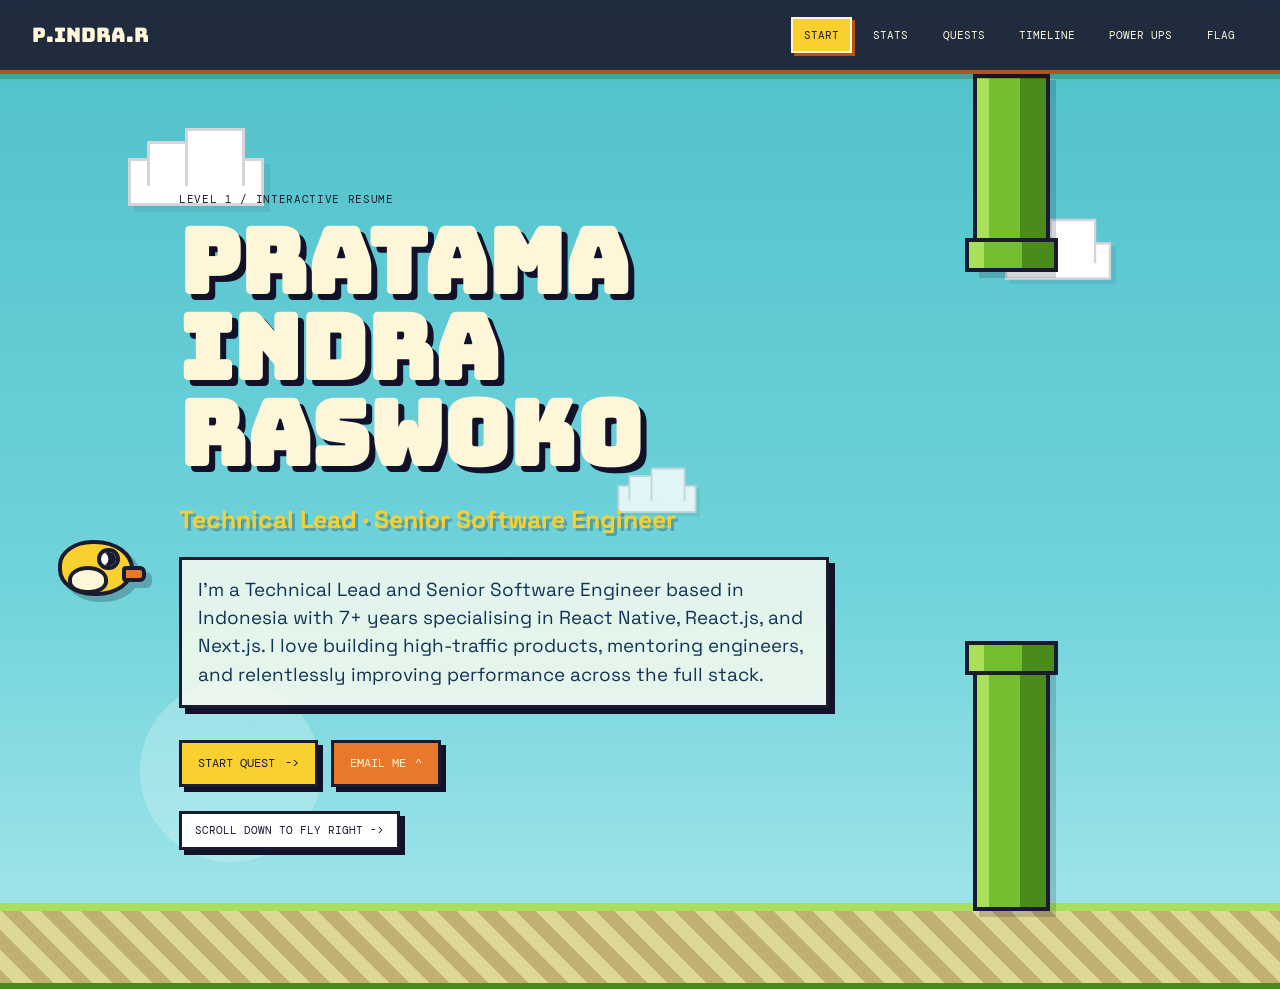
<file: index.html>
<!doctype html>
<html lang="en">
  <head>
    <meta charset="UTF-8" />
    <meta name="viewport" content="width=device-width, initial-scale=1.0" />
    <meta name="theme-color" content="#69c7ff" />
    <meta name="description" content="Pratama Indra Raswoko — Resume" />
    <title>Pratama Indra Raswoko — Resume</title>
    <link rel="preconnect" href="https://fonts.googleapis.com" />
    <link rel="preconnect" href="https://fonts.gstatic.com" crossorigin />
    <link href="https://fonts.googleapis.com/css2?family=Bungee&family=DM+Mono:wght@400;500&family=Space+Grotesk:wght@400;500;600;700&display=swap" rel="stylesheet" />
    <script type="module" crossorigin src="/assets/index-DZP1hujH.js"></script>
    <link rel="stylesheet" crossorigin href="/assets/index-DtFe1ZJG.css">
  </head>
  <body>
    <a class="skip-link" href="#main-content">Skip to content</a>
    <div id="app"></div>
  </body>
</html>
</file>
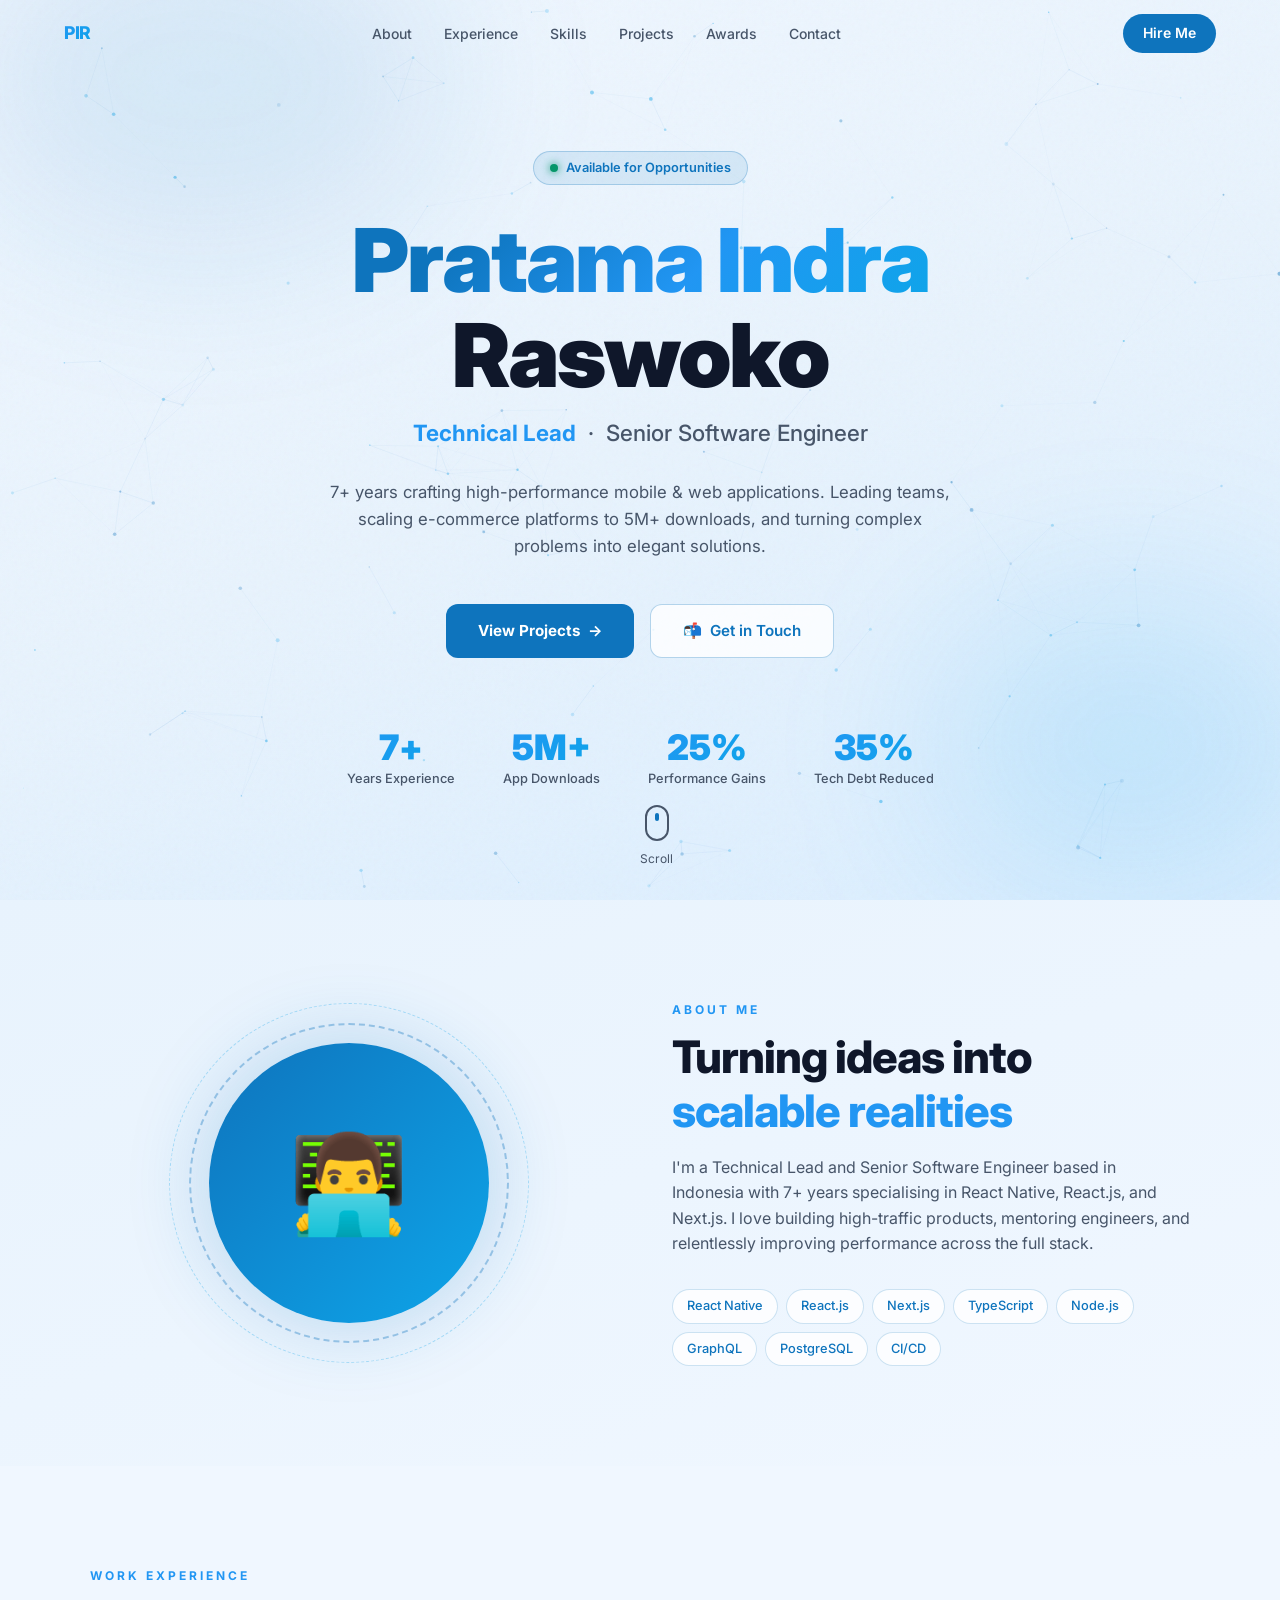
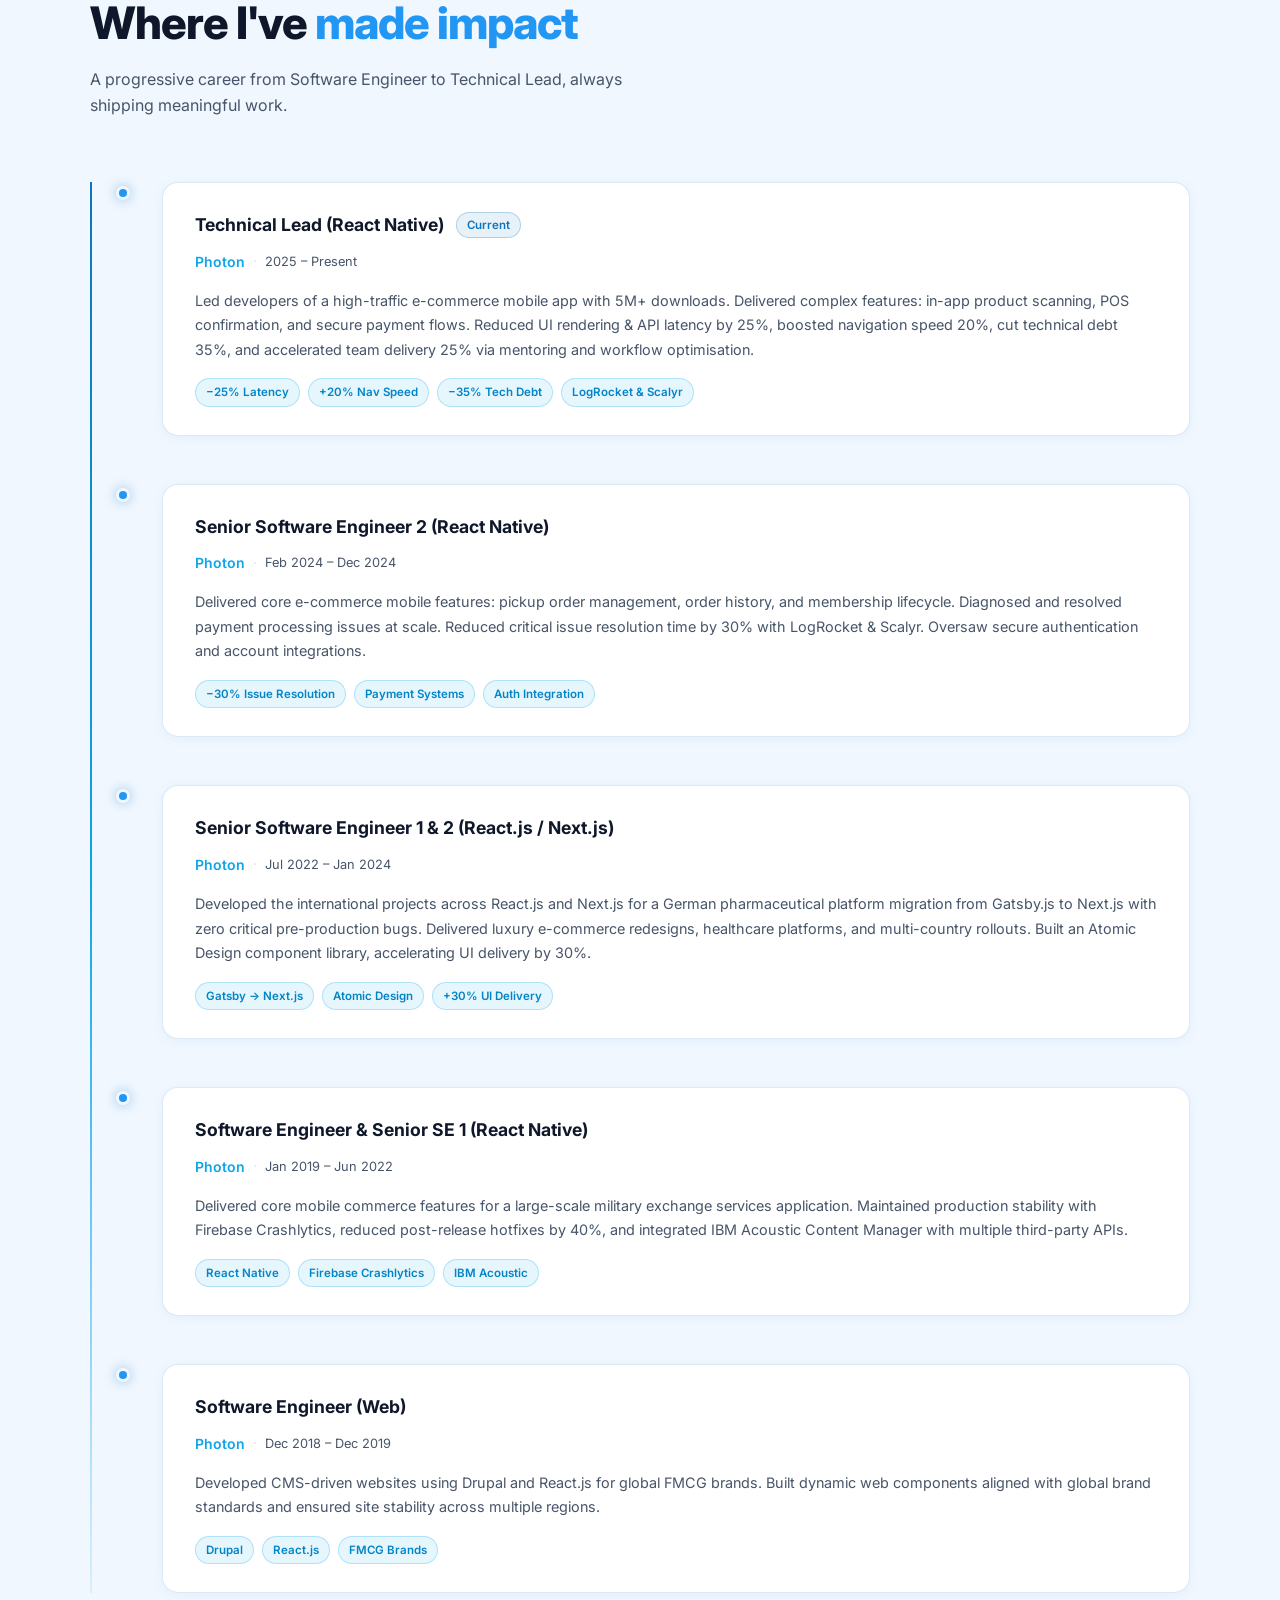
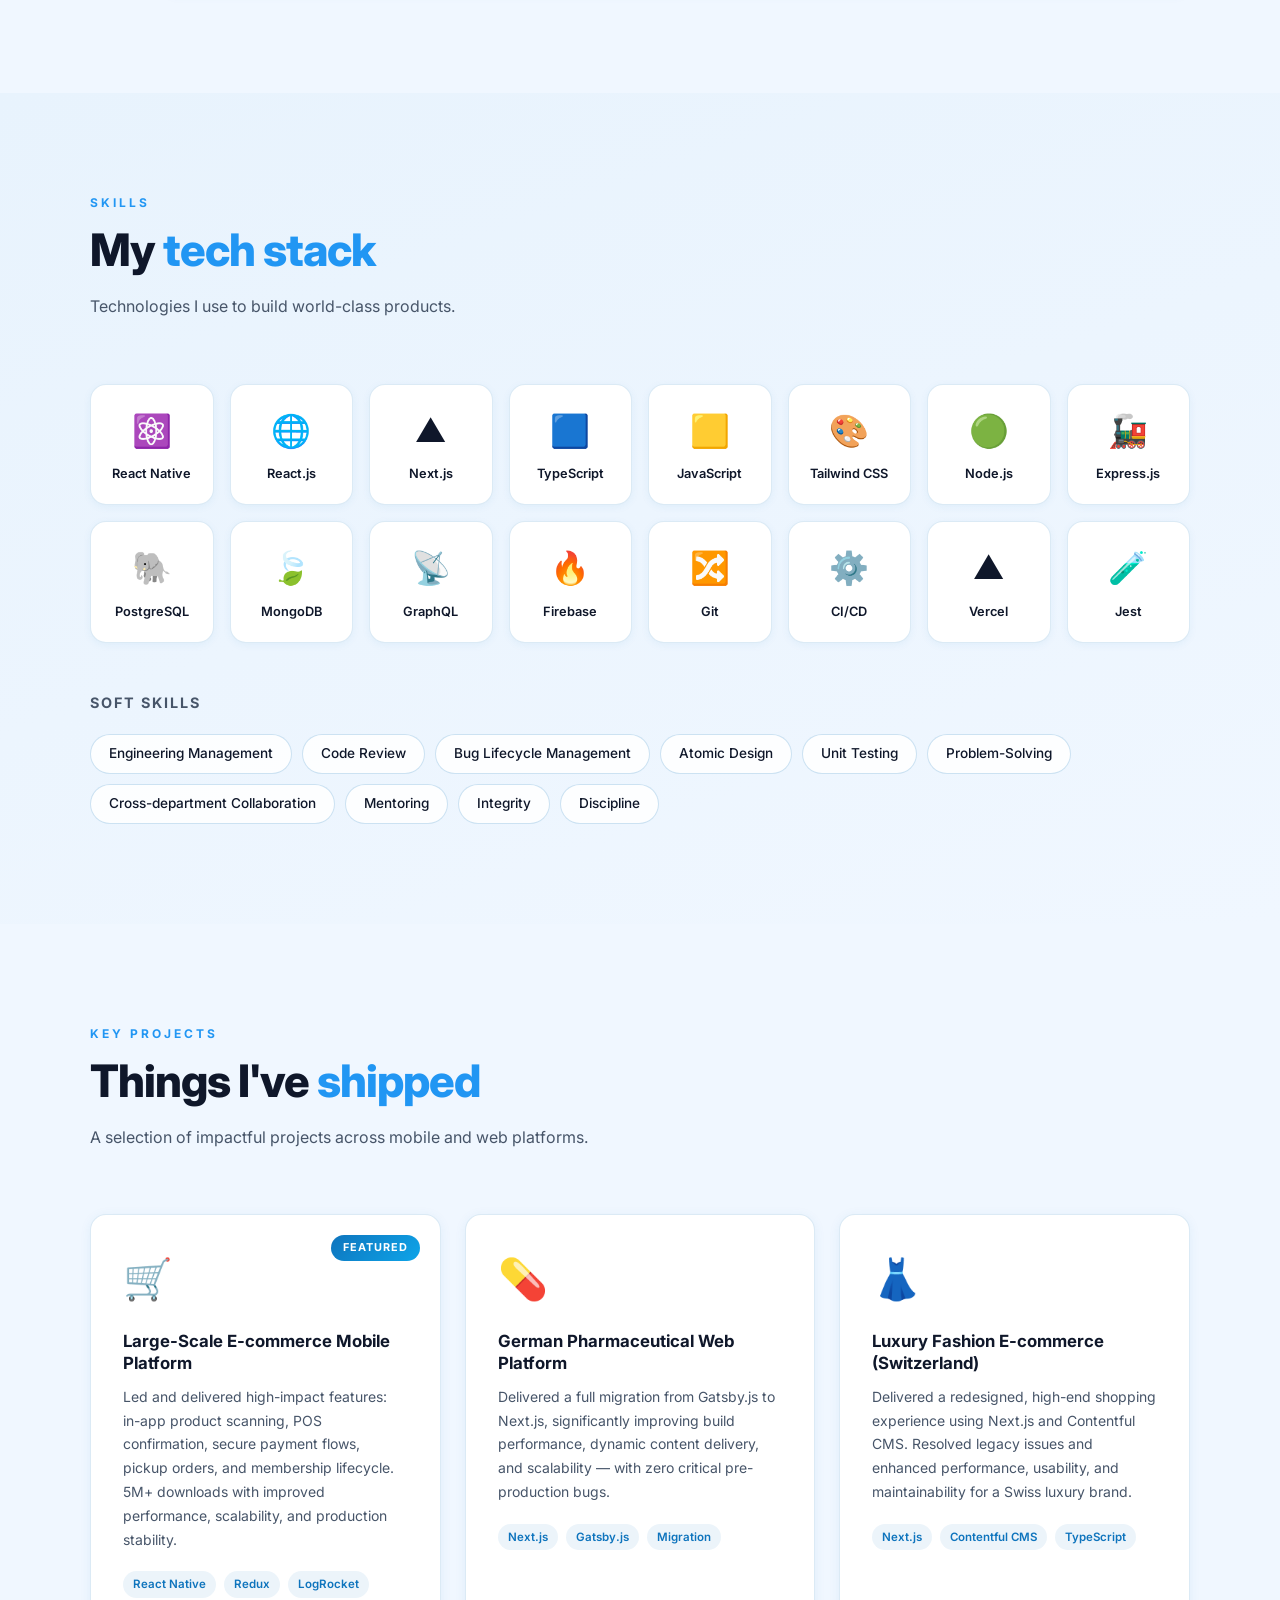
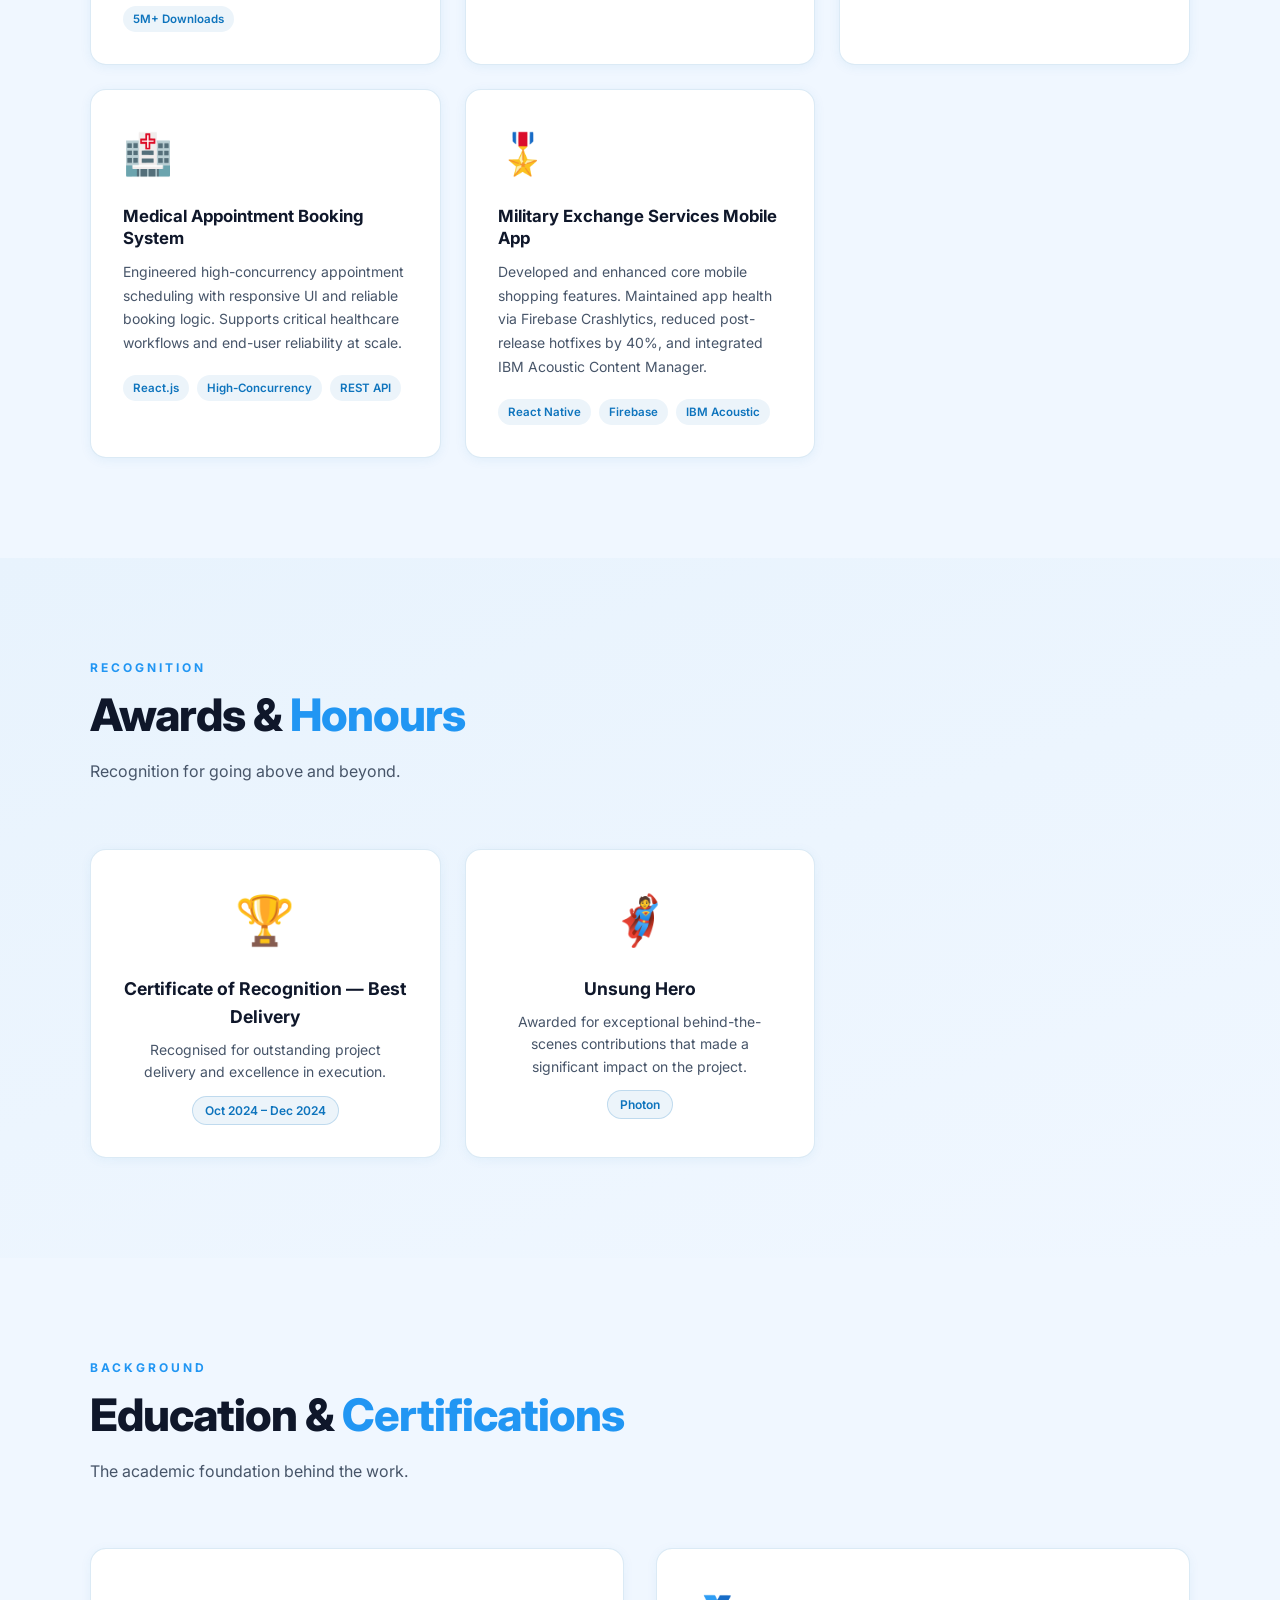
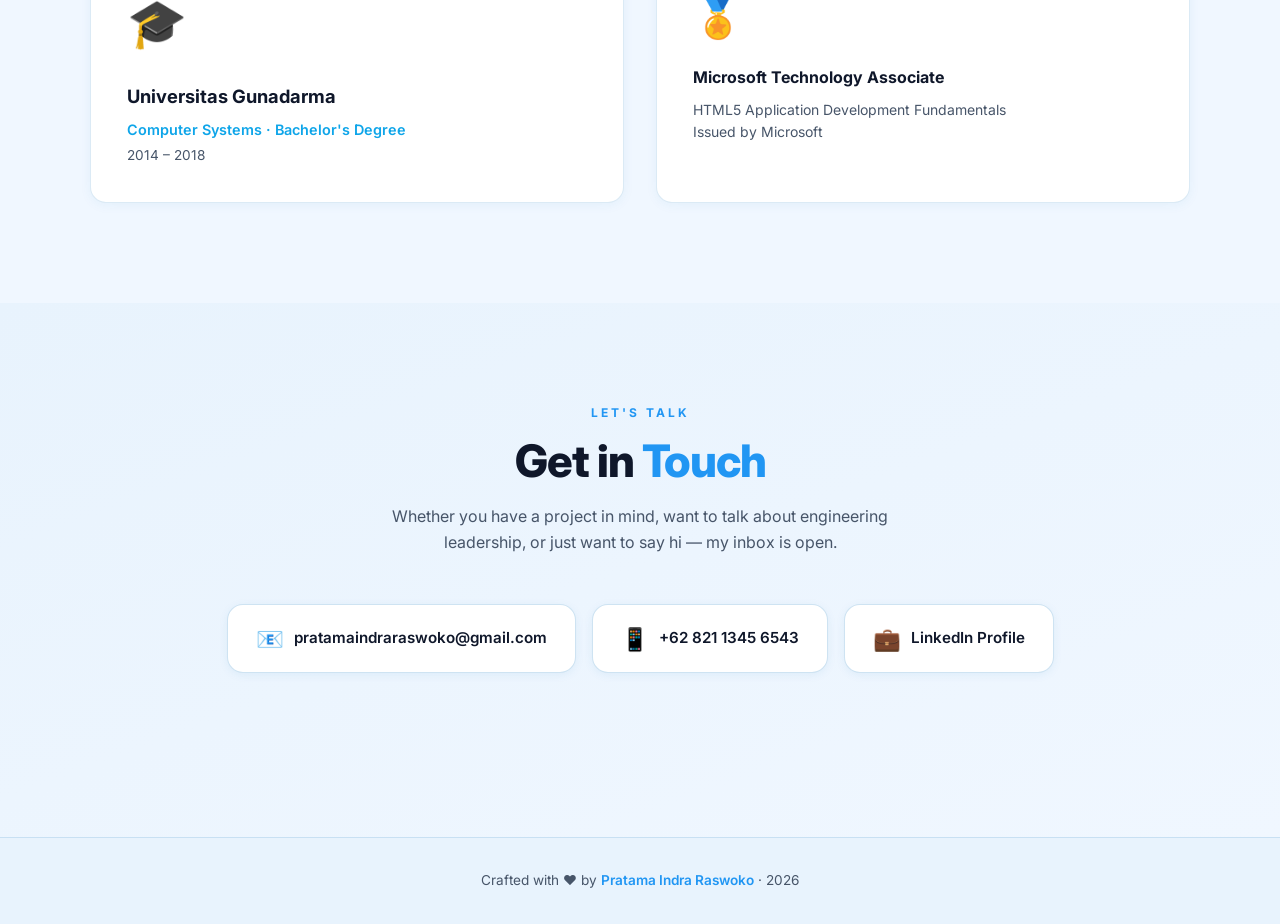
<file: index 1.html>
<!DOCTYPE html>
<html lang="en">
<head>
  <meta charset="UTF-8" />
  <meta name="viewport" content="width=device-width, initial-scale=1.0" />
  <title>Pratama Indra Raswoko — Portfolio</title>
  <link rel="preconnect" href="https://fonts.googleapis.com" />
  <link rel="preconnect" href="https://fonts.gstatic.com" crossorigin />
  <link href="https://fonts.googleapis.com/css2?family=Inter:wght@300;400;500;600;700;800;900&family=JetBrains+Mono:wght@400;500&display=swap" rel="stylesheet" />
  <style>
    /* ─── Reset & Base ─────────────────────────────────────────────── */
    *, *::before, *::after { box-sizing: border-box; margin: 0; padding: 0; }
    :root {
      --bg:        #f0f7ff;
      --bg2:       #e8f3fd;
      --bg3:       #ffffff;
      --surface:   rgba(255,255,255,0.7);
      --border:    rgba(14,116,189,0.15);
      --accent:    #0e74bd;
      --accent2:   #2196f3;
      --accent3:   #0ea5e9;
      --green:     #059669;
      --text:      #0f172a;
      --muted:     #475569;
      --radius:    16px;
      --radius-sm: 8px;
    }
    html {
      scroll-behavior: smooth;
      overflow-x: hidden;
      max-width: 100%;
    }
    body {
      font-family: 'Inter', sans-serif;
      background: linear-gradient(160deg, #f0f7ff 0%, #e8f3fd 50%, #dbeeff 100%) fixed;
      color: var(--text);
      line-height: 1.6;
      overflow-x: hidden;
      max-width: 100%;
    }
    ::selection { background: var(--accent); color: #fff; }
    a { color: inherit; text-decoration: none; }
    img { display: block; max-width: 100%; }

    /* ─── Scrollbar ─────────────────────────────────────────────────── */
    ::-webkit-scrollbar { width: 6px; }
    ::-webkit-scrollbar-track { background: var(--bg); }
    ::-webkit-scrollbar-thumb { background: var(--accent); border-radius: 99px; }

    /* ─── Canvas Background ─────────────────────────────────────────── */
    #canvas-bg {
      position: fixed;
      inset: 0;
      z-index: 0;
      pointer-events: none;
    }

    /* ─── Noise overlay ─────────────────────────────────────────────── */
    .noise {
      position: fixed;
      inset: 0;
      z-index: 1;
      pointer-events: none;
      opacity: 0.035;
      background-image: url("data:image/svg+xml,%3Csvg viewBox='0 0 256 256' xmlns='http://www.w3.org/2000/svg'%3E%3Cfilter id='noise'%3E%3CfeTurbulence type='fractalNoise' baseFrequency='0.9' numOctaves='4' stitchTiles='stitch'/%3E%3C/filter%3E%3Crect width='100%25' height='100%25' filter='url(%23noise)'/%3E%3C/svg%3E");
    }

    /* ─── Layout wrapper ─────────────────────────────────────────────── */
    .page { position: relative; z-index: 2; }

    /* ─── NAV ────────────────────────────────────────────────────────── */
    nav {
      position: fixed;
      top: 0; left: 0; right: 0;
      z-index: 100;
      display: flex;
      align-items: center;
      justify-content: space-between;
      padding: 0 5%;
      height: 68px;
      border-bottom: 1px solid transparent;
      /* transition: background 0.4s, border-color 0.4s, backdrop-filter 0.4s; */
    }
    nav.scrolled {
      background: rgba(240,247,255,0.92);
      border-color: var(--border);
      backdrop-filter: blur(20px);
      box-shadow: 0 2px 20px rgba(14,116,189,0.08);
    }
    .nav-logo {
      font-weight: 800;
      font-size: 1.1rem;
      letter-spacing: -0.5px;
      background: linear-gradient(135deg, var(--accent2), var(--accent3));
      -webkit-background-clip: text;
      -webkit-text-fill-color: transparent;
      background-clip: text;
    }
    .nav-links {
      display: flex;
      gap: 32px;
      list-style: none;
    }
    .nav-links a {
      font-size: 0.875rem;
      font-weight: 500;
      color: var(--muted);
      transition: color 0.2s;
      position: relative;
    }
    .nav-links a::after {
      content: '';
      position: absolute;
      bottom: -4px; left: 0;
      width: 0; height: 2px;
      background: var(--accent2);
      border-radius: 99px;
      transition: width 0.3s;
    }
    .nav-links a:hover { color: var(--text); }
    .nav-links a:hover::after { width: 100%; }
    .nav-cta {
      padding: 8px 20px;
      background: var(--accent);
      color: #fff;
      border-radius: 99px;
      font-size: 0.875rem;
      font-weight: 600;
      /* transition: transform 0.2s, box-shadow 0.2s, background 0.2s; */
    }
    .nav-cta:hover {
      transform: translateY(-2px);
      background: var(--accent2);
      box-shadow: 0 8px 24px rgba(124,106,245,0.4);
    }

    /* ─── HERO ───────────────────────────────────────────────────────── */
    #hero {
      min-height: 100vh;
      display: flex;
      flex-direction: column;
      align-items: center;
      justify-content: center;
      text-align: center;
      padding: 120px 5% 80px;
      position: relative;
      overflow: hidden;
    }
    .hero-badge {
      display: inline-flex;
      align-items: center;
      gap: 8px;
      padding: 6px 16px;
      background: rgba(14,116,189,0.1);
      border: 1px solid rgba(14,116,189,0.25);
      border-radius: 99px;
      font-size: 0.8rem;
      font-weight: 600;
      color: var(--accent);
      margin-bottom: 28px;
      animation: fadeDown 0.8s ease both;
    }
    .hero-badge .dot {
      width: 8px; height: 8px;
      background: var(--green);
      border-radius: 50%;
      box-shadow: 0 0 8px var(--green);
      animation: pulse-dot 2s ease infinite;
    }
    @keyframes pulse-dot {
      0%,100% { opacity: 1; transform: scale(1); }
      50%      { opacity: 0.6; transform: scale(1.4); }
    }
    .hero-name {
      font-size: clamp(2.8rem, 7vw, 5.5rem);
      font-weight: 900;
      letter-spacing: -2px;
      line-height: 1.08;
      margin-bottom: 12px;
      animation: fadeUp 0.9s 0.1s ease both;
    }
    .hero-name .grad {
      background: linear-gradient(135deg, #0e74bd 20%, #2196f3 60%, #0ea5e9);
      -webkit-background-clip: text;
      -webkit-text-fill-color: transparent;
      background-clip: text;
    }
    .hero-title {
      font-size: clamp(1rem, 2.5vw, 1.4rem);
      font-weight: 500;
      color: var(--muted);
      margin-bottom: 28px;
      animation: fadeUp 0.9s 0.2s ease both;
    }
    .hero-title .tag {
      color: var(--accent2);
      font-weight: 700;
    }
    .hero-summary {
      max-width: 640px;
      font-size: clamp(0.9rem, 1.5vw, 1.05rem);
      color: var(--muted);
      margin-bottom: 44px;
      animation: fadeUp 0.9s 0.3s ease both;
    }
    .hero-actions {
      display: flex;
      gap: 16px;
      flex-wrap: wrap;
      justify-content: center;
      animation: fadeUp 0.9s 0.4s ease both;
    }
    .btn-primary {
      padding: 14px 32px;
      background: var(--accent);
      color: #fff;
      border-radius: 12px;
      font-weight: 700;
      font-size: 0.95rem;
      transition: transform 0.2s, box-shadow 0.2s, background 0.2s;
      display: inline-flex;
      align-items: center;
      gap: 8px;
    }
    .btn-primary:hover {
      transform: translateY(-3px);
      background: var(--accent2);
      box-shadow: 0 16px 40px rgba(124,106,245,0.45);
    }
    .btn-secondary {
      padding: 14px 32px;
      border: 1px solid rgba(14,116,189,0.3);
      color: var(--accent);
      border-radius: 12px;
      font-weight: 600;
      font-size: 0.95rem;
      background: rgba(255,255,255,0.8);
      backdrop-filter: blur(8px);
      transition: transform 0.2s, border-color 0.2s, background 0.2s;
      display: inline-flex;
      align-items: center;
      gap: 8px;
    }
    .btn-secondary:hover {
      transform: translateY(-3px);
      border-color: var(--accent);
      background: rgba(14,116,189,0.08);
    }
    .hero-stats {
      display: flex;
      gap: 48px;
      margin-top: 72px;
      flex-wrap: wrap;
      justify-content: center;
      animation: fadeUp 0.9s 0.5s ease both;
    }
    .stat-item { text-align: center; }
    .stat-num {
      font-size: 2.2rem;
      font-weight: 900;
      background: linear-gradient(135deg, var(--accent2), var(--accent3));
      -webkit-background-clip: text;
      -webkit-text-fill-color: transparent;
      background-clip: text;
      line-height: 1;
    }
    .stat-label {
      font-size: 0.8rem;
      color: var(--muted);
      margin-top: 4px;
      font-weight: 500;
    }
    .scroll-indicator {
      position: absolute;
      bottom: 32px;
      left: 50%;
      transform: translateX(-50%);
      display: flex;
      flex-direction: column;
      align-items: center;
      gap: 8px;
      color: var(--muted);
      font-size: 0.75rem;
      animation: fadeUp 1s 0.8s ease both;
    }
    .scroll-indicator .mouse {
      width: 24px; height: 36px;
      border: 2px solid var(--muted);
      border-radius: 12px;
      display: flex;
      justify-content: center;
      padding-top: 6px;
    }
    .scroll-indicator .wheel {
      width: 4px; height: 8px;
      background: var(--accent);
      border-radius: 99px;
      animation: scroll-wheel 1.6s ease infinite;
    }
    @keyframes scroll-wheel {
      0%   { transform: translateY(0); opacity: 1; }
      80%  { transform: translateY(10px); opacity: 0; }
      100% { transform: translateY(0); opacity: 0; }
    }

    /* ─── Section base ───────────────────────────────────────────────── */
    section { padding: 100px 5%; }
    .container { max-width: 1100px; margin: 0 auto; }
    .section-label {
      font-size: 0.75rem;
      font-weight: 700;
      text-transform: uppercase;
      letter-spacing: 3px;
      color: var(--accent2);
      margin-bottom: 12px;
    }
    .section-title {
      font-size: clamp(1.8rem, 4vw, 2.8rem);
      font-weight: 800;
      letter-spacing: -1px;
      line-height: 1.2;
      margin-bottom: 16px;
    }
    .section-desc {
      max-width: 560px;
      color: var(--muted);
      font-size: 1rem;
      margin-bottom: 64px;
    }

    /* ─── Reveal animation ───────────────────────────────────────────── */
    .reveal {
      opacity: 0;
      transform: translateY(40px);
      transition: opacity 0.7s ease, transform 0.7s ease;
    }
    .reveal.visible {
      opacity: 1;
      transform: translateY(0);
    }
    .reveal-delay-1 { transition-delay: 0.1s; }
    .reveal-delay-2 { transition-delay: 0.2s; }
    .reveal-delay-3 { transition-delay: 0.3s; }
    .reveal-delay-4 { transition-delay: 0.4s; }

    /* ─── ABOUT ──────────────────────────────────────────────────────── */
    #about { background: linear-gradient(160deg, #e8f3fd, #f0f7ff); }
    .about-grid {
      display: grid;
      grid-template-columns: 1fr 1fr;
      gap: 64px;
      align-items: center;
    }
    .about-avatar-wrap {
      position: relative;
      display: flex;
      justify-content: center;
    }
    .about-avatar {
      width: 280px; height: 280px;
      border-radius: 50%;
      background: linear-gradient(135deg, var(--accent), var(--accent3));
      display: flex;
      align-items: center;
      justify-content: center;
      font-size: 6rem;
      box-shadow: 0 0 80px rgba(14,116,189,0.25);
      position: relative;
      z-index: 1;
      animation: float 4s ease-in-out infinite;
    }
    @keyframes float {
      0%,100% { transform: translateY(0); }
      50%      { transform: translateY(-14px); }
    }
    .about-avatar::before {
      content: '';
      position: absolute;
      inset: -20px;
      border-radius: 50%;
      border: 2px dashed rgba(14,116,189,0.35);
      animation: spin-slow 12s linear infinite;
    }
    @keyframes spin-slow { to { transform: rotate(360deg); } }
    .about-avatar::after {
      content: '';
      position: absolute;
      inset: -40px;
      border-radius: 50%;
      border: 1px dashed rgba(14,165,233,0.3);
      animation: spin-slow 20s linear infinite reverse;
    }
    .about-text .section-desc { margin-bottom: 32px; }
    .about-chips {
      display: flex;
      flex-wrap: wrap;
      gap: 8px;
    }
    .chip {
      padding: 6px 14px;
      background: rgba(255,255,255,0.8);
      border: 1px solid rgba(14,116,189,0.2);
      border-radius: 99px;
      font-size: 0.8rem;
      font-weight: 500;
      color: var(--accent);
      transition: border-color 0.2s, background 0.2s, transform 0.2s;
    }
    .chip:hover {
      border-color: var(--accent2);
      background: rgba(33,150,243,0.1);
      transform: translateY(-2px);
    }

    /* ─── EXPERIENCE ─────────────────────────────────────────────────── */
    #experience { background: #f0f7ff; }
    .timeline {
      position: relative;
      padding-left: 32px;
    }
    .timeline::before {
      content: '';
      position: absolute;
      left: 0; top: 0; bottom: 0;
      width: 2px;
      background: linear-gradient(to bottom, #0e74bd, #0ea5e9, rgba(14,165,233,0.1));
    }
    .timeline-item {
      position: relative;
      padding: 0 0 48px 40px;
    }
    .timeline-item:last-child { padding-bottom: 0; }
    .timeline-dot {
      position: absolute;
      left: -6px; top: 4px;
      width: 14px; height: 14px;
      border-radius: 50%;
      background: var(--accent2);
      border: 3px solid #f0f7ff;
      box-shadow: 0 0 12px rgba(14,116,189,0.4);
      transition: transform 0.3s;
    }
    .timeline-item:hover .timeline-dot {
      transform: scale(1.4);
      box-shadow: 0 0 20px rgba(14,116,189,0.7);
    }
    .timeline-card {
      background: #ffffff;
      border: 1px solid rgba(14,116,189,0.15);
      border-radius: var(--radius);
      padding: 28px 32px;
      box-shadow: 0 2px 12px rgba(14,116,189,0.06);
      transition: border-color 0.3s, transform 0.3s, box-shadow 0.3s;
    }
    .timeline-card:hover {
      border-color: rgba(14,116,189,0.4);
      transform: translateX(6px);
      box-shadow: 0 12px 40px rgba(14,116,189,0.15), -4px 0 24px rgba(14,116,189,0.1);
    }
    .timeline-meta {
      display: flex;
      align-items: center;
      gap: 12px;
      margin-bottom: 10px;
      flex-wrap: wrap;
    }
    .timeline-role {
      font-size: 1.1rem;
      font-weight: 700;
    }
    .timeline-badge {
      padding: 3px 10px;
      background: rgba(14,116,189,0.1);
      border: 1px solid rgba(14,116,189,0.25);
      border-radius: 99px;
      font-size: 0.72rem;
      font-weight: 600;
      color: var(--accent);
    }
    .timeline-company-row {
      display: flex;
      align-items: center;
      gap: 8px;
      margin-bottom: 14px;
    }
    .timeline-company {
      font-size: 0.875rem;
      font-weight: 600;
      color: var(--accent3);
    }
    .timeline-period {
      font-size: 0.8rem;
      color: var(--muted);
    }
    .timeline-desc {
      font-size: 0.9rem;
      color: var(--muted);
      line-height: 1.7;
    }
    .timeline-highlights {
      display: flex;
      flex-wrap: wrap;
      gap: 8px;
      margin-top: 16px;
    }
    .highlight-tag {
      padding: 4px 10px;
      background: rgba(14,165,233,0.1);
      border: 1px solid rgba(14,165,233,0.25);
      border-radius: 99px;
      font-size: 0.72rem;
      font-weight: 600;
      color: #0284c7;
    }

    /* ─── SKILLS ─────────────────────────────────────────────────────── */
    #skills { background: linear-gradient(160deg, #e8f3fd, #f0f7ff); }
    .skills-grid {
      display: grid;
      grid-template-columns: repeat(auto-fill, minmax(120px, 1fr));
      gap: 16px;
    }
    .skill-card {
      background: #ffffff;
      border: 1px solid rgba(14,116,189,0.15);
      border-radius: var(--radius);
      padding: 20px 12px;
      text-align: center;
      cursor: default;
      box-shadow: 0 2px 8px rgba(14,116,189,0.06);
      transition: transform 0.25s, border-color 0.25s, box-shadow 0.25s;
    }
    .skill-card:hover {
      transform: translateY(-6px) scale(1.03);
      border-color: var(--accent);
      box-shadow: 0 16px 40px rgba(14,116,189,0.2);
    }
    .skill-icon { font-size: 2rem; margin-bottom: 8px; }
    .skill-name {
      font-size: 0.8rem;
      font-weight: 600;
      color: var(--text);
    }
    .skills-soft {
      margin-top: 48px;
    }
    .skills-soft-title {
      font-size: 0.9rem;
      font-weight: 700;
      color: var(--muted);
      text-transform: uppercase;
      letter-spacing: 2px;
      margin-bottom: 20px;
    }
    .soft-chips {
      display: flex;
      flex-wrap: wrap;
      gap: 10px;
    }
    .soft-chip {
      padding: 8px 18px;
      background: rgba(255,255,255,0.85);
      border: 1px solid rgba(14,116,189,0.2);
      border-radius: 99px;
      font-size: 0.85rem;
      font-weight: 500;
      color: var(--text);
      transition: all 0.2s;
    }
    .soft-chip:hover {
      background: rgba(14,116,189,0.08);
      border-color: var(--accent);
      color: var(--accent);
      transform: translateY(-2px);
    }

    /* ─── PROJECTS ───────────────────────────────────────────────────── */
    #projects { background: #f0f7ff; }
    .projects-grid {
      display: grid;
      grid-template-columns: repeat(auto-fill, minmax(320px, 1fr));
      gap: 24px;
    }
    .project-card {
      background: #ffffff;
      border: 1px solid rgba(14,116,189,0.15);
      border-radius: var(--radius);
      padding: 32px;
      position: relative;
      overflow: hidden;
      box-shadow: 0 2px 12px rgba(14,116,189,0.07);
      transition: transform 0.3s, border-color 0.3s, box-shadow 0.3s;
      cursor: default;
    }
    .project-card::before {
      content: '';
      position: absolute;
      inset: 0;
      background: linear-gradient(135deg, rgba(14,116,189,0.05), transparent 60%);
      opacity: 0;
      transition: opacity 0.3s;
    }
    .project-card:hover::before { opacity: 1; }
    .project-card:hover {
      transform: translateY(-8px);
      border-color: rgba(14,116,189,0.4);
      box-shadow: 0 24px 60px rgba(14,116,189,0.15), 0 0 40px rgba(14,116,189,0.08);
    }
    .project-icon {
      font-size: 2.5rem;
      margin-bottom: 20px;
      display: block;
    }
    .project-title {
      font-size: 1.05rem;
      font-weight: 700;
      margin-bottom: 10px;
      line-height: 1.3;
    }
    .project-desc {
      font-size: 0.875rem;
      color: var(--muted);
      line-height: 1.7;
    }
    .project-meta {
      display: flex;
      gap: 8px;
      flex-wrap: wrap;
      margin-top: 20px;
    }
    .project-tag {
      padding: 4px 10px;
      background: rgba(14,116,189,0.08);
      border-radius: 99px;
      font-size: 0.72rem;
      font-weight: 600;
      color: var(--accent);
    }
    .featured-badge {
      position: absolute;
      top: 20px; right: 20px;
      padding: 4px 12px;
      background: linear-gradient(135deg, var(--accent), var(--accent3));
      border-radius: 99px;
      font-size: 0.68rem;
      font-weight: 700;
      color: #fff;
      text-transform: uppercase;
      letter-spacing: 1px;
    }

    /* ─── AWARDS ─────────────────────────────────────────────────────── */
    #awards { background: linear-gradient(160deg, #e8f3fd, #f0f7ff); }
    .awards-grid {
      display: grid;
      grid-template-columns: repeat(auto-fill, minmax(280px, 1fr));
      gap: 24px;
    }
    .award-card {
      background: #ffffff;
      border: 1px solid rgba(14,116,189,0.15);
      border-radius: var(--radius);
      padding: 32px;
      text-align: center;
      box-shadow: 0 2px 12px rgba(14,116,189,0.06);
      transition: transform 0.3s, border-color 0.3s, box-shadow 0.3s;
    }
    .award-card:hover {
      transform: translateY(-6px);
      border-color: rgba(14,116,189,0.4);
      box-shadow: 0 20px 60px rgba(14,116,189,0.12);
    }
    .award-icon { font-size: 3rem; margin-bottom: 16px; }
    .award-title {
      font-size: 1.1rem;
      font-weight: 700;
      margin-bottom: 8px;
    }
    .award-desc {
      font-size: 0.875rem;
      color: var(--muted);
    }
    .award-period {
      display: inline-block;
      margin-top: 12px;
      padding: 4px 12px;
      background: rgba(14,116,189,0.08);
      border: 1px solid rgba(14,116,189,0.2);
      border-radius: 99px;
      font-size: 0.75rem;
      font-weight: 600;
      color: var(--accent);
    }

    /* ─── EDUCATION & CERT ───────────────────────────────────────────── */
    #education { background: #f0f7ff; }
    .edu-cert-grid {
      display: grid;
      grid-template-columns: 1fr 1fr;
      gap: 32px;
    }
    .edu-card, .cert-card {
      background: #ffffff;
      border: 1px solid rgba(14,116,189,0.15);
      border-radius: var(--radius);
      padding: 36px;
      box-shadow: 0 2px 12px rgba(14,116,189,0.06);
      transition: border-color 0.3s, transform 0.3s, box-shadow 0.3s;
    }
    .edu-card:hover, .cert-card:hover {
      border-color: rgba(14,116,189,0.4);
      transform: translateY(-4px);
      box-shadow: 0 12px 32px rgba(14,116,189,0.12);
    }
    .edu-uni {
      font-size: 1.15rem;
      font-weight: 700;
      margin-bottom: 6px;
    }
    .edu-degree {
      font-size: 0.9rem;
      color: var(--accent3);
      font-weight: 600;
      margin-bottom: 4px;
    }
    .edu-period {
      font-size: 0.85rem;
      color: var(--muted);
    }
    .cert-icon { font-size: 2.5rem; margin-bottom: 16px; }
    .cert-name {
      font-size: 1rem;
      font-weight: 700;
      margin-bottom: 8px;
    }
    .cert-issuer {
      font-size: 0.875rem;
      color: var(--muted);
    }

    /* ─── CONTACT ────────────────────────────────────────────────────── */
    #contact {
      background: linear-gradient(160deg, #e8f3fd, #f0f7ff);
      text-align: center;
    }
    #contact .section-desc { margin: 0 auto 48px; }
    .contact-links {
      display: flex;
      flex-wrap: wrap;
      gap: 16px;
      justify-content: center;
      margin-bottom: 64px;
    }
    .contact-link {
      display: inline-flex;
      align-items: center;
      gap: 10px;
      padding: 16px 28px;
      background: #ffffff;
      border: 1px solid rgba(14,116,189,0.2);
      border-radius: var(--radius);
      font-weight: 600;
      font-size: 0.95rem;
      box-shadow: 0 2px 10px rgba(14,116,189,0.07);
      transition: all 0.3s;
    }
    .contact-link:hover {
      transform: translateY(-4px);
      border-color: var(--accent);
      background: rgba(14,116,189,0.06);
      box-shadow: 0 16px 40px rgba(14,116,189,0.15);
    }
    .contact-link .icon { font-size: 1.4rem; }

    /* ─── FOOTER ─────────────────────────────────────────────────────── */
    footer {
      background: #e8f3fd;
      border-top: 1px solid rgba(14,116,189,0.15);
      text-align: center;
      padding: 32px 5%;
      font-size: 0.85rem;
      color: var(--muted);
    }
    footer span { color: var(--accent2); font-weight: 600; }

    /* ─── Keyframes ──────────────────────────────────────────────────── */
    @keyframes fadeUp {
      from { opacity: 0; transform: translateY(30px); }
      to   { opacity: 1; transform: translateY(0); }
    }
    @keyframes fadeDown {
      from { opacity: 0; transform: translateY(-20px); }
      to   { opacity: 1; transform: translateY(0); }
    }

    /* ─── Responsive ─────────────────────────────────────────────────── */
    @media (max-width: 900px) {
      .about-grid { grid-template-columns: 1fr; text-align: center; }
      .about-avatar-wrap { justify-content: center; }
      .about-chips { justify-content: center; }
      .edu-cert-grid { grid-template-columns: 1fr; }
      .nav-links { display: none; }
    }
    @media (max-width: 600px) {
      section { padding: 80px 6%; }
      .hero-stats { gap: 32px; }
      .projects-grid { grid-template-columns: 1fr; }
      .awards-grid { grid-template-columns: 1fr; }
    }

    /* ─── Gradient orbs (decorative) ────────────────────────────────── */
    .orb {
      position: absolute;
      border-radius: 50%;
      filter: blur(80px);
      pointer-events: none;
      z-index: 0;
      max-width: 100%;
    }
    #hero .orb-1 {
      width: clamp(200px, 50vw, 500px); height: clamp(200px, 40vh, 500px);
      background: rgba(14,116,189,0.1);
      top: -100px; left: -50px;
    }
    #hero .orb-2 {
      width: clamp(200px, 50vw, 400px); height: clamp(200px, 35vh, 400px);
      background: rgba(14,165,233,0.12);
      bottom: 0; right: -50px;
    }

    /* ─── Counter ────────────────────────────────────────────────────── */
    .counter { display: inline-block; }
  </style>
</head>
<body>

<canvas id="canvas-bg"></canvas>
<div class="noise"></div>

<div class="page">

  <!-- NAV -->
  <nav id="navbar">
    <div class="nav-logo">PIR</div>
    <ul class="nav-links">
      <li><a href="#about">About</a></li>
      <li><a href="#experience">Experience</a></li>
      <li><a href="#skills">Skills</a></li>
      <li><a href="#projects">Projects</a></li>
      <li><a href="#awards">Awards</a></li>
      <li><a href="#contact">Contact</a></li>
    </ul>
    <a href="mailto:pratamaindraraswoko@gmail.com" class="nav-cta">Hire Me</a>
  </nav>

  <!-- HERO -->
  <section id="hero">
    <div class="orb orb-1"></div>
    <div class="orb orb-2"></div>
    <div class="hero-badge">
      <span class="dot"></span>
      Available for Opportunities
    </div>
    <h1 class="hero-name">
      <span class="grad">Pratama Indra</span><br />Raswoko
    </h1>
    <p class="hero-title">
      <span class="tag">Technical Lead</span> &nbsp;·&nbsp; Senior Software Engineer
    </p>
    <p class="hero-summary">
      7+ years crafting high-performance mobile &amp; web applications. 
      Leading teams, scaling e-commerce platforms to 5M+ downloads, 
      and turning complex problems into elegant solutions.
    </p>
    <div class="hero-actions">
      <a href="#projects" class="btn-primary">
        <span>View Projects</span>
        <span>→</span>
      </a>
      <a href="mailto:pratamaindraraswoko@gmail.com" class="btn-secondary">
        <span>📬</span>
        <span>Get in Touch</span>
      </a>
    </div>
    <div class="hero-stats">
      <div class="stat-item">
        <div class="stat-num"><span class="counter" data-target="7">0</span>+</div>
        <div class="stat-label">Years Experience</div>
      </div>
      <div class="stat-item">
        <div class="stat-num"><span class="counter" data-target="5">0</span>M+</div>
        <div class="stat-label">App Downloads</div>
      </div>
      <div class="stat-item">
        <div class="stat-num"><span class="counter" data-target="25">0</span>%</div>
        <div class="stat-label">Performance Gains</div>
      </div>
      <div class="stat-item">
        <div class="stat-num"><span class="counter" data-target="35">0</span>%</div>
        <div class="stat-label">Tech Debt Reduced</div>
      </div>
    </div>
    <div class="scroll-indicator">
      <div class="mouse"><div class="wheel"></div></div>
      <span>Scroll</span>
    </div>
  </section>

  <!-- ABOUT -->
  <section id="about">
    <div class="container">
      <div class="about-grid">
        <div class="about-avatar-wrap reveal">
          <div class="about-avatar">👨‍💻</div>
        </div>
        <div class="about-text reveal reveal-delay-1">
          <p class="section-label">About Me</p>
          <h2 class="section-title">Turning ideas into<br /><span style="color:var(--accent2)">scalable realities</span></h2>
          <p class="section-desc">
            I'm a Technical Lead and Senior Software Engineer based in Indonesia with 7+ years 
            specialising in React Native, React.js, and Next.js. I love building high-traffic products, 
            mentoring engineers, and relentlessly improving performance across the full stack.
          </p>
          <div class="about-chips">
            <span class="chip">React Native</span>
            <span class="chip">React.js</span>
            <span class="chip">Next.js</span>
            <span class="chip">TypeScript</span>
            <span class="chip">Node.js</span>
            <span class="chip">GraphQL</span>
            <span class="chip">PostgreSQL</span>
            <span class="chip">CI/CD</span>
          </div>
        </div>
      </div>
    </div>
  </section>

  <!-- EXPERIENCE -->
  <section id="experience">
    <div class="container">
      <p class="section-label reveal">Work Experience</p>
      <h2 class="section-title reveal">Where I've <span style="color:var(--accent2)">made impact</span></h2>
      <p class="section-desc reveal">A progressive career from Software Engineer to Technical Lead, always shipping meaningful work.</p>

      <div class="timeline">

        <!-- TL -->
        <div class="timeline-item reveal">
          <div class="timeline-dot"></div>
          <div class="timeline-card">
            <div class="timeline-meta">
              <span class="timeline-role">Technical Lead (React Native)</span>
              <span class="timeline-badge">Current</span>
            </div>
            <div class="timeline-company-row">
              <span class="timeline-company">Photon</span>
              <span style="color:var(--border)">·</span>
              <span class="timeline-period">2025 – Present</span>
            </div>
            <p class="timeline-desc">
              Led developers of a high-traffic e-commerce mobile app with 5M+ downloads. Delivered complex features: in-app product scanning, POS confirmation, and secure payment flows. Reduced UI rendering &amp; API latency by 25%, boosted navigation speed 20%, cut technical debt 35%, and accelerated team delivery 25% via mentoring and workflow optimisation.
            </p>
            <div class="timeline-highlights">
              <span class="highlight-tag">−25% Latency</span>
              <span class="highlight-tag">+20% Nav Speed</span>
              <span class="highlight-tag">−35% Tech Debt</span>
              <span class="highlight-tag">LogRocket &amp; Scalyr</span>
            </div>
          </div>
        </div>

        <!-- SSE2 -->
        <div class="timeline-item reveal reveal-delay-1">
          <div class="timeline-dot"></div>
          <div class="timeline-card">
            <div class="timeline-meta">
              <span class="timeline-role">Senior Software Engineer 2 (React Native)</span>
            </div>
            <div class="timeline-company-row">
              <span class="timeline-company">Photon</span>
              <span style="color:var(--border)">·</span>
              <span class="timeline-period">Feb 2024 – Dec 2024</span>
            </div>
            <p class="timeline-desc">
              Delivered core e-commerce mobile features: pickup order management, order history, and membership lifecycle. Diagnosed and resolved payment processing issues at scale. Reduced critical issue resolution time by 30% with LogRocket &amp; Scalyr. Oversaw secure authentication and account integrations.
            </p>
            <div class="timeline-highlights">
              <span class="highlight-tag">−30% Issue Resolution</span>
              <span class="highlight-tag">Payment Systems</span>
              <span class="highlight-tag">Auth Integration</span>
            </div>
          </div>
        </div>

        <!-- SSE1&2 Web -->
        <div class="timeline-item reveal reveal-delay-2">
          <div class="timeline-dot"></div>
          <div class="timeline-card">
            <div class="timeline-meta">
              <span class="timeline-role">Senior Software Engineer 1 &amp; 2 (React.js / Next.js)</span>
            </div>
            <div class="timeline-company-row">
              <span class="timeline-company">Photon</span>
              <span style="color:var(--border)">·</span>
              <span class="timeline-period">Jul 2022 – Jan 2024</span>
            </div>
            <p class="timeline-desc">
              Developed the international projects across React.js and Next.js for a German pharmaceutical platform migration from Gatsby.js to Next.js with zero critical pre-production bugs. Delivered luxury e-commerce redesigns, healthcare platforms, and multi-country rollouts. Built an Atomic Design component library, accelerating UI delivery by 30%.
            </p>
            <div class="timeline-highlights">
              <span class="highlight-tag">Gatsby → Next.js</span>
              <span class="highlight-tag">Atomic Design</span>
              <span class="highlight-tag">+30% UI Delivery</span>
            </div>
          </div>
        </div>

        <!-- SE & SSE1 Mobile -->
        <div class="timeline-item reveal reveal-delay-3">
          <div class="timeline-dot"></div>
          <div class="timeline-card">
            <div class="timeline-meta">
              <span class="timeline-role">Software Engineer &amp; Senior SE 1 (React Native)</span>
            </div>
            <div class="timeline-company-row">
              <span class="timeline-company">Photon</span>
              <span style="color:var(--border)">·</span>
              <span class="timeline-period">Jan 2019 – Jun 2022</span>
            </div>
            <p class="timeline-desc">
              Delivered core mobile commerce features for a large-scale military exchange services application. Maintained production stability with Firebase Crashlytics, reduced post-release hotfixes by 40%, and integrated IBM Acoustic Content Manager with multiple third-party APIs.
            </p>
            <div class="timeline-highlights">
              <span class="highlight-tag">React Native</span>
              <span class="highlight-tag">Firebase Crashlytics</span>
              <span class="highlight-tag">IBM Acoustic</span>
            </div>
          </div>
        </div>

        <!-- SE Web -->
        <div class="timeline-item reveal reveal-delay-4">
          <div class="timeline-dot"></div>
          <div class="timeline-card">
            <div class="timeline-meta">
              <span class="timeline-role">Software Engineer (Web)</span>
            </div>
            <div class="timeline-company-row">
              <span class="timeline-company">Photon</span>
              <span style="color:var(--border)">·</span>
              <span class="timeline-period">Dec 2018 – Dec 2019</span>
            </div>
            <p class="timeline-desc">
              Developed CMS-driven websites using Drupal and React.js for global FMCG brands. Built dynamic web components aligned with global brand standards and ensured site stability across multiple regions.
            </p>
            <div class="timeline-highlights">
              <span class="highlight-tag">Drupal</span>
              <span class="highlight-tag">React.js</span>
              <span class="highlight-tag">FMCG Brands</span>
            </div>
          </div>
        </div>

      </div>
    </div>
  </section>

  <!-- SKILLS -->
  <section id="skills">
    <div class="container">
      <p class="section-label reveal">Skills</p>
      <h2 class="section-title reveal">My <span style="color:var(--accent2)">tech stack</span></h2>
      <p class="section-desc reveal">Technologies I use to build world-class products.</p>

      <div class="skills-grid">
        <div class="skill-card reveal"><div class="skill-icon">⚛️</div><div class="skill-name">React Native</div></div>
        <div class="skill-card reveal reveal-delay-1"><div class="skill-icon">🌐</div><div class="skill-name">React.js</div></div>
        <div class="skill-card reveal reveal-delay-2"><div class="skill-icon">▲</div><div class="skill-name">Next.js</div></div>
        <div class="skill-card reveal reveal-delay-3"><div class="skill-icon">🟦</div><div class="skill-name">TypeScript</div></div>
        <div class="skill-card reveal"><div class="skill-icon">🟨</div><div class="skill-name">JavaScript</div></div>
        <div class="skill-card reveal reveal-delay-1"><div class="skill-icon">🎨</div><div class="skill-name">Tailwind CSS</div></div>
        <div class="skill-card reveal reveal-delay-2"><div class="skill-icon">🟢</div><div class="skill-name">Node.js</div></div>
        <div class="skill-card reveal reveal-delay-3"><div class="skill-icon">🚂</div><div class="skill-name">Express.js</div></div>
        <div class="skill-card reveal"><div class="skill-icon">🐘</div><div class="skill-name">PostgreSQL</div></div>
        <div class="skill-card reveal reveal-delay-1"><div class="skill-icon">🍃</div><div class="skill-name">MongoDB</div></div>
        <div class="skill-card reveal reveal-delay-2"><div class="skill-icon">📡</div><div class="skill-name">GraphQL</div></div>
        <div class="skill-card reveal reveal-delay-3"><div class="skill-icon">🔥</div><div class="skill-name">Firebase</div></div>
        <div class="skill-card reveal"><div class="skill-icon">🔀</div><div class="skill-name">Git</div></div>
        <div class="skill-card reveal reveal-delay-1"><div class="skill-icon">⚙️</div><div class="skill-name">CI/CD</div></div>
        <div class="skill-card reveal reveal-delay-2"><div class="skill-icon">▲</div><div class="skill-name">Vercel</div></div>
        <div class="skill-card reveal reveal-delay-3"><div class="skill-icon">🧪</div><div class="skill-name">Jest</div></div>
      </div>

      <div class="skills-soft reveal">
        <div class="skills-soft-title">Soft Skills</div>
        <div class="soft-chips">
          <span class="soft-chip">Engineering Management</span>
          <span class="soft-chip">Code Review</span>
          <span class="soft-chip">Bug Lifecycle Management</span>
          <span class="soft-chip">Atomic Design</span>
          <span class="soft-chip">Unit Testing</span>
          <span class="soft-chip">Problem-Solving</span>
          <span class="soft-chip">Cross-department Collaboration</span>
          <span class="soft-chip">Mentoring</span>
          <span class="soft-chip">Integrity</span>
          <span class="soft-chip">Discipline</span>
        </div>
      </div>
    </div>
  </section>

  <!-- PROJECTS -->
  <section id="projects">
    <div class="container">
      <p class="section-label reveal">Key Projects</p>
      <h2 class="section-title reveal">Things I've <span style="color:var(--accent2)">shipped</span></h2>
      <p class="section-desc reveal">A selection of impactful projects across mobile and web platforms.</p>

      <div class="projects-grid">

        <div class="project-card reveal">
          <span class="featured-badge">Featured</span>
          <span class="project-icon">🛒</span>
          <h3 class="project-title">Large-Scale E-commerce Mobile Platform</h3>
          <p class="project-desc">
            Led and delivered high-impact features: in-app product scanning, POS confirmation, secure payment flows, pickup orders, and membership lifecycle. 5M+ downloads with improved performance, scalability, and production stability.
          </p>
          <div class="project-meta">
            <span class="project-tag">React Native</span>
            <span class="project-tag">Redux</span>
            <span class="project-tag">LogRocket</span>
            <span class="project-tag">5M+ Downloads</span>
          </div>
        </div>

        <div class="project-card reveal reveal-delay-1">
          <span class="project-icon">💊</span>
          <h3 class="project-title">German Pharmaceutical Web Platform</h3>
          <p class="project-desc">
            Delivered a full migration from Gatsby.js to Next.js, significantly improving build performance, dynamic content delivery, and scalability — with zero critical pre-production bugs.
          </p>
          <div class="project-meta">
            <span class="project-tag">Next.js</span>
            <span class="project-tag">Gatsby.js</span>
            <span class="project-tag">Migration</span>
          </div>
        </div>

        <div class="project-card reveal reveal-delay-2">
          <span class="project-icon">👗</span>
          <h3 class="project-title">Luxury Fashion E-commerce (Switzerland)</h3>
          <p class="project-desc">
            Delivered a redesigned, high-end shopping experience using Next.js and Contentful CMS. Resolved legacy issues and enhanced performance, usability, and maintainability for a Swiss luxury brand.
          </p>
          <div class="project-meta">
            <span class="project-tag">Next.js</span>
            <span class="project-tag">Contentful CMS</span>
            <span class="project-tag">TypeScript</span>
          </div>
        </div>

        <div class="project-card reveal">
          <span class="project-icon">🏥</span>
          <h3 class="project-title">Medical Appointment Booking System</h3>
          <p class="project-desc">
            Engineered high-concurrency appointment scheduling with responsive UI and reliable booking logic. Supports critical healthcare workflows and end-user reliability at scale.
          </p>
          <div class="project-meta">
            <span class="project-tag">React.js</span>
            <span class="project-tag">High-Concurrency</span>
            <span class="project-tag">REST API</span>
          </div>
        </div>

        <div class="project-card reveal reveal-delay-1">
          <span class="project-icon">🎖️</span>
          <h3 class="project-title">Military Exchange Services Mobile App</h3>
          <p class="project-desc">
            Developed and enhanced core mobile shopping features. Maintained app health via Firebase Crashlytics, reduced post-release hotfixes by 40%, and integrated IBM Acoustic Content Manager.
          </p>
          <div class="project-meta">
            <span class="project-tag">React Native</span>
            <span class="project-tag">Firebase</span>
            <span class="project-tag">IBM Acoustic</span>
          </div>
        </div>

      </div>
    </div>
  </section>

  <!-- AWARDS -->
  <section id="awards">
    <div class="container">
      <p class="section-label reveal">Recognition</p>
      <h2 class="section-title reveal">Awards &amp; <span style="color:var(--accent2)">Honours</span></h2>
      <p class="section-desc reveal">Recognition for going above and beyond.</p>

      <div class="awards-grid">
        <div class="award-card reveal">
          <div class="award-icon">🏆</div>
          <h3 class="award-title">Certificate of Recognition — Best Delivery</h3>
          <p class="award-desc">Recognised for outstanding project delivery and excellence in execution.</p>
          <span class="award-period">Oct 2024 – Dec 2024</span>
        </div>
        <div class="award-card reveal reveal-delay-1">
          <div class="award-icon">🦸</div>
          <h3 class="award-title">Unsung Hero</h3>
          <p class="award-desc">Awarded for exceptional behind-the-scenes contributions that made a significant impact on the project.</p>
          <span class="award-period">Photon</span>
        </div>
      </div>
    </div>
  </section>

  <!-- EDUCATION -->
  <section id="education">
    <div class="container">
      <p class="section-label reveal">Background</p>
      <h2 class="section-title reveal">Education &amp; <span style="color:var(--accent2)">Certifications</span></h2>
      <p class="section-desc reveal">The academic foundation behind the work.</p>

      <div class="edu-cert-grid">
        <div class="edu-card reveal">
          <div style="font-size:3rem;margin-bottom:20px">🎓</div>
          <h3 class="edu-uni">Universitas Gunadarma</h3>
          <p class="edu-degree">Computer Systems · Bachelor's Degree</p>
          <p class="edu-period">2014 – 2018</p>
        </div>
        <div class="cert-card reveal reveal-delay-1">
          <div class="cert-icon">🏅</div>
          <h3 class="cert-name">Microsoft Technology Associate</h3>
          <p class="cert-issuer">HTML5 Application Development Fundamentals<br />Issued by Microsoft</p>
        </div>
      </div>
    </div>
  </section>

  <!-- CONTACT -->
  <section id="contact">
    <div class="container">
      <p class="section-label reveal">Let's Talk</p>
      <h2 class="section-title reveal">Get in <span style="color:var(--accent2)">Touch</span></h2>
      <p class="section-desc reveal">
        Whether you have a project in mind, want to talk about engineering leadership, or just want to say hi — my inbox is open.
      </p>

      <div class="contact-links reveal">
        <a href="mailto:pratamaindraraswoko@gmail.com" class="contact-link">
          <span class="icon">📧</span>
          <span>pratamaindraraswoko@gmail.com</span>
        </a>
        <a href="tel:+6282113456543" class="contact-link">
          <span class="icon">📱</span>
          <span>+62 821 1345 6543</span>
        </a>
        <a href="https://www.linkedin.com/in/pratama-indra-raswoko" target="_blank" rel="noopener noreferrer" class="contact-link">
          <span class="icon">💼</span>
          <span>LinkedIn Profile</span>
        </a>
      </div>
    </div>
  </section>

  <!-- FOOTER -->
  <footer>
    <p>Crafted with ❤️ by <span>Pratama Indra Raswoko</span> · 2026</p>
  </footer>

</div><!-- .page -->

<script>
  /* ── Animated particle canvas ── */
  (function () {
    const canvas = document.getElementById('canvas-bg');
    const ctx    = canvas.getContext('2d');
    let W, H, particles = [];

    function resize() {
      W = canvas.width  = window.innerWidth;
      H = canvas.height = window.innerHeight;
    }

    function createParticle() {
      return {
        x:  Math.random() * W,
        y:  Math.random() * H,
        vx: (Math.random() - 0.5) * 0.3,
        vy: (Math.random() - 0.5) * 0.3,
        r:  Math.random() * 1.5 + 0.5,
        alpha: Math.random() * 0.35 + 0.1,
        color: Math.random() > 0.5 ? '14,116,189' : '14,165,233'
      };
    }

    function init() {
      resize();
      particles = Array.from({ length: 120 }, createParticle);
    }

    function draw() {
      ctx.clearRect(0, 0, W, H);
      for (let i = 0; i < particles.length; i++) {
        const p = particles[i];
        p.x += p.vx;
        p.y += p.vy;
        if (p.x < 0) p.x = W;
        if (p.x > W) p.x = 0;
        if (p.y < 0) p.y = H;
        if (p.y > H) p.y = 0;
        // draw connections
        for (let j = i + 1; j < particles.length; j++) {
          const q  = particles[j];
          const dx = p.x - q.x, dy = p.y - q.y;
          const d  = Math.sqrt(dx * dx + dy * dy);
          if (d < 120) {
            ctx.beginPath();
            ctx.strokeStyle = `rgba(14,116,189,${0.12 * (1 - d / 120)})`;
            ctx.lineWidth   = 0.6;
            ctx.moveTo(p.x, p.y);
            ctx.lineTo(q.x, q.y);
            ctx.stroke();
          }
        }
        ctx.beginPath();
        ctx.arc(p.x, p.y, p.r, 0, Math.PI * 2);
        ctx.fillStyle = `rgba(${p.color},${p.alpha})`;
        ctx.fill();
      }
      requestAnimationFrame(draw);
    }

    window.addEventListener('resize', () => {
      resize();
      particles.forEach(p => { p.x = Math.random() * W; p.y = Math.random() * H; });
    });

    init();
    draw();
  })();

  /* ── Nav scroll effect ── */
  const nav = document.getElementById('navbar');
  window.addEventListener('scroll', () => {
    nav.classList.toggle('scrolled', window.scrollY > 40);
  });

  /* ── Reveal on scroll ── */
  const revealEls = document.querySelectorAll('.reveal');
  const io = new IntersectionObserver((entries) => {
    entries.forEach(e => {
      if (e.isIntersecting) {
        e.target.classList.add('visible');
        io.unobserve(e.target);
      }
    });
  }, { threshold: 0.12 });
  revealEls.forEach(el => io.observe(el));

  /* ── Animated counters ── */
  const counters = document.querySelectorAll('.counter');
  const coIO = new IntersectionObserver((entries) => {
    entries.forEach(e => {
      if (!e.isIntersecting) return;
      const el     = e.target;
      const target = +el.dataset.target;
      const dur    = 1800;
      const step   = dur / target;
      let current  = 0;
      const tick   = setInterval(() => {
        current++;
        el.textContent = current;
        if (current >= target) clearInterval(tick);
      }, step);
      coIO.unobserve(el);
    });
  }, { threshold: 0.5 });
  counters.forEach(c => coIO.observe(c));

  /* ── Smooth active link highlight ── */
  const sections = document.querySelectorAll('section[id]');
  const navLinks = document.querySelectorAll('.nav-links a');
  window.addEventListener('scroll', () => {
    let current = '';
    sections.forEach(s => {
      if (window.scrollY >= s.offsetTop - 120) current = s.id;
    });
    navLinks.forEach(a => {
      a.style.color = a.getAttribute('href') === '#' + current ? 'var(--accent2)' : '';
    });
  });
</script>

</body>
</html>
</file>
<file: assets/index-DtFe1ZJG.css>
@import "https://fonts.googleapis.com/css2?family=Bungee&family=DM+Mono:wght@400;500&family=Space+Grotesk:wght@400;500;600;700&display=swap";:root{--sky:#4ec0ca;--sky-deep:#3aa7b1;--grass:#74bf2e;--grass-dark:#4a8b1c;--grass-light:#a8e05a;--sand:#ded895;--sand-dark:#c0b171;--brick:#e8792b;--brick-dark:#b45611;--coin:#f8d030;--coin-dark:#d9a41c;--ink:#1b1b2f;--paper:#fdf6d8;--cloud:#fff;--panel:#fdf6d8f2;--line:#1b1b2f38;--shadow:#111229;--mono:"DM Mono", monospace;--sans:"Space Grotesk", sans-serif;--display:"Bungee", var(--sans)}*{box-sizing:border-box}html{scroll-behavior:smooth}body{color:var(--ink);background:var(--sky);font-family:var(--sans);margin:0;font-size:16px;line-height:1.5;overflow:hidden}a{color:inherit;text-decoration:none}button{font:inherit}.skip-link{z-index:50;background:var(--coin);border:3px solid var(--ink);box-shadow:4px 4px 0 var(--shadow);padding:.75rem 1rem;transition:transform .2s;position:fixed;top:1rem;left:1rem;transform:translateY(-160%)}.skip-link:focus{transform:translateY(0)}.game-hud{z-index:20;min-height:74px;color:var(--paper);border-bottom:4px solid var(--brick-dark);-webkit-backdrop-filter:blur(12px);backdrop-filter:blur(12px);background:#1b1b2fe6;align-items:center;gap:clamp(.8rem,2vw,1.5rem);padding:.75rem clamp(1rem,3vw,2rem);display:flex;position:fixed;top:0;left:0;right:0;box-shadow:0 5px #0000002e}.brand{font:1.25rem var(--display);letter-spacing:0;color:var(--paper);align-items:center;gap:.2rem;margin-right:auto;display:inline-flex}.brand span{width:1.35rem;height:1.35rem;color:var(--ink);background:var(--coin);border:2px solid var(--paper);place-items:center;display:grid}.site-nav{font:.68rem var(--mono);text-transform:uppercase;align-items:center;gap:.5rem;display:flex}.site-nav a{border:2px solid #0000;padding:.55rem .7rem}.site-nav a:hover,.site-nav a.active{color:var(--ink);background:var(--coin);border-color:var(--paper);box-shadow:3px 3px 0 var(--brick-dark)}.menu-toggle{color:var(--paper);font:.7rem var(--mono);text-transform:uppercase;background:0 0;border:0;align-items:center;gap:.4rem;display:none}.progress-wrap{background:var(--brick-dark);height:4px;position:absolute;bottom:-4px;left:0;right:0;overflow:hidden}.progress-bar{background:var(--coin);transform-origin:0;width:100%;height:100%;display:block;transform:scaleX(0)}.stage-shell{min-height:100svh}.world{scrollbar-width:none;grid-auto-columns:100vw;grid-auto-flow:column;min-height:100svh;display:grid;overflow:auto hidden}.world::-webkit-scrollbar{display:none}.level{background:radial-gradient(circle at 18% 78%, #ffffff38 0 90px, transparent 91px), linear-gradient(180deg, var(--sky) 0%, #6fd3db 58%, #a9e8ec 100%);background-size:100% 100%,100% 100%;min-height:100svh;padding:clamp(6.4rem,10vw,8rem) clamp(1.25rem,5vw,5rem) clamp(6.5rem,11vw,8rem);position:relative;overflow:hidden}.level:after{content:"";background:repeating-linear-gradient(45deg, var(--sand-dark) 0 14px, var(--sand) 14px 28px);border-top:8px solid var(--grass-light);height:78px;box-shadow:0 -6px 0 var(--grass-dark) inset;position:absolute;bottom:0;left:0;right:0}@keyframes ground-run{to{background-position:-56px 0}}.level-copy,.section-panel,.section-heading,.contact-panel{z-index:2;max-width:min(820px,80vw);position:relative}.hero-copy{margin-top:clamp(1rem,5vw,4rem)}.eyebrow,.quest-topline,.timeline-stamp,.contact-links span{font:.68rem var(--mono);text-transform:uppercase;letter-spacing:.06em;margin:0 0 .8rem}h1,h2,h3,p{overflow-wrap:anywhere}h1,h2{font-family:var(--display);letter-spacing:0;margin:0;line-height:.96}h1{max-width:760px;color:var(--paper);text-shadow:6px 6px 0 var(--shadow);font-size:clamp(3rem,7vw,6.6rem)}h2{color:var(--ink);font-size:clamp(2.15rem,5vw,4.6rem)}h3{letter-spacing:-.02em;margin:0;font-size:clamp(1.05rem,1.45vw,1.35rem);line-height:1.12}.hero-title{max-width:620px;color:var(--coin);text-shadow:3px 3px #0000003d;margin:1.5rem 0 .75rem;font-size:clamp(1.05rem,2vw,1.55rem);font-weight:700}.hero-tagline,.large-copy,.contact-panel>p{max-width:650px;font-size:clamp(1rem,1.5vw,1.18rem)}.hero-tagline{color:#123454;border:3px solid var(--ink);box-shadow:6px 6px 0 var(--shadow);background:#fffdf1cc;padding:1rem}.large-copy{margin:1.3rem 0 0}.action-row{flex-wrap:wrap;gap:.8rem;margin-top:2rem;display:flex}.button{min-height:46px;font:.72rem var(--mono);text-transform:uppercase;border:3px solid var(--ink);box-shadow:5px 5px 0 var(--shadow);align-items:center;gap:.6rem;padding:.8rem 1rem;transition:transform .18s,box-shadow .18s;display:inline-flex}.button:hover{box-shadow:3px 3px 0 var(--shadow);transform:translate(2px,2px)}.button-primary{background:var(--coin)}.button-secondary{color:var(--paper);background:var(--brick)}.icon{font-style:normal}.cloud{z-index:1;background:var(--cloud);border:3px solid #1b1b2f2e;width:8.5rem;height:3rem;position:absolute;box-shadow:6px 6px #1b1b2f14}.cloud:before,.cloud:after{content:"";background:var(--cloud);border:3px solid #1b1b2f2e;border-bottom:0;position:absolute;bottom:1.1rem}.cloud:before{width:2.6rem;height:2.6rem;left:1rem}.cloud:after{width:3.4rem;height:3.4rem;right:1rem}.cloud-one{top:16%;left:10%}.cloud-two{top:24%;right:12%;transform:scale(.78)}.cloud-three{opacity:.8;top:48%;left:46%;transform:scale(.58)}.pipe{z-index:1;background:linear-gradient(90deg, var(--grass-light) 0 18%, var(--grass) 18% 62%, var(--grass-dark) 62% 100%);border:4px solid var(--ink);width:clamp(58px,6vw,86px);position:absolute;box-shadow:6px 6px #1b1b2f2e}.pipe-lip{background:inherit;border:4px solid var(--ink);height:34px;position:absolute;left:-12px;right:-12px}.pipe-up{bottom:78px}.pipe-up .pipe-lip{top:-4px}.pipe-down{top:74px}.pipe-down .pipe-lip{bottom:-4px}.pipe-up-1{height:30vh;right:18%}.pipe-down-1{height:22vh;right:18%}.pipe-up-2{height:22vh;right:6%}.pipe-down-2{height:30vh;right:6%}.bird-layer{z-index:15;pointer-events:none;position:fixed;top:50%;left:clamp(1rem,4.5vw,4rem)}.bird{filter:drop-shadow(1.5em 1.5em #1b1b2f40);will-change:transform;width:19em;height:14em;font-size:4px;position:relative}.bird span{border:1em solid var(--ink);display:block;position:absolute}.bird-body{background:var(--coin);border-radius:46% 52% 50% 48%;inset:0}.bird-wing{background:var(--paper);transform-origin:80% 40%;border-radius:50% 50% 46% 46%;width:10em;height:6.8em;top:6.6em;left:2.6em}.bird.is-flapping .bird-wing{animation:.26s ease-in-out infinite flap}@keyframes flap{0%,to{transform:rotate(-16deg)translateY(0)}50%{transform:rotate(24deg)translateY(1.5em)}}.bird-eye{background:var(--cloud);width:5.6em;height:5.6em;box-shadow:inset -1.9em 0 0 var(--ink);border-radius:50%;top:1.9em;right:3.6em}.bird-beak{background:var(--brick);border-radius:4px 6px 6px 4px;width:6em;height:4em;top:6.5em;right:-3em}.section-panel,.contact-panel,.quest-card,.timeline-card,.stat-grid article,.award-list,.skill-tag{background:var(--panel);border:4px solid var(--ink);box-shadow:8px 8px 0 var(--shadow)}.section-panel,.contact-panel{padding:clamp(1.2rem,2.7vw,2rem)}.stat-grid{z-index:2;grid-template-columns:repeat(3,minmax(0,1fr));gap:1rem;width:min(900px,82vw);margin-top:2rem;display:grid;position:relative}.stat-grid article{padding:1rem}.stat-grid strong{font:clamp(2rem, 4vw, 3.6rem) var(--display);color:var(--brick);line-height:1;display:block}.stat-grid span{font:.72rem var(--mono);text-transform:uppercase;margin-top:.35rem;display:block}.quest-grid{z-index:2;grid-template-columns:repeat(5,minmax(230px,1fr));gap:1rem;margin-top:2rem;display:grid;position:relative}.quest-card{flex-direction:column;min-height:330px;padding:1rem;display:flex}.quest-topline{color:var(--brick-dark);justify-content:space-between;gap:.8rem;display:flex}.quest-card p{color:#35404a;font-size:.92rem}.timeline-list{z-index:2;grid-template-columns:repeat(4,minmax(230px,1fr));gap:1rem;margin-top:2rem;display:grid;position:relative}.timeline-card{padding:1rem}.timeline-stamp{color:var(--brick-dark);justify-content:space-between;gap:.8rem;display:flex}.company{color:var(--brick);font:.76rem var(--mono);text-transform:uppercase;margin:.45rem 0 .8rem}.timeline-card p:last-child{color:#35404a;font-size:.92rem}.skill-cloud{z-index:2;flex-wrap:wrap;gap:.75rem;width:min(780px,76vw);margin-top:2rem;display:flex;position:relative}.skill-tag{padding:.85rem 1rem;font-weight:700}.tag-0{background:var(--coin)}.tag-1{background:var(--cloud)}.tag-2{background:#ff8f57}.tag-3{background:#9ee37d}.award-list{z-index:2;width:min(580px,76vw);margin-top:1rem;padding:1rem;position:relative}.award-list article{border-top:2px dashed var(--line);align-items:center;gap:.85rem;padding:.8rem 0;display:flex}.award-list article:first-of-type{border-top:0}.award-list h3,.award-list p{margin:0}.award-list p{font:.72rem var(--mono);color:#4f5f66}.finish-gate{z-index:1;background:var(--paper);border:4px solid var(--ink);width:16px;height:48vh;position:absolute;bottom:78px;right:14%}.finish-gate span{background:repeating-conic-gradient(var(--ink) 0 25%, var(--cloud) 0 50%) 0 0 / 24px 24px;border:4px solid var(--ink);width:124px;height:72px;position:absolute;top:16px;left:12px}.contact-panel{max-width:720px;margin-top:clamp(1rem,6vw,4rem)}.contact-panel h2{color:var(--ink)}.contact-links{gap:.8rem;margin-top:1.5rem;display:grid}.contact-links a{border-top:2px dashed var(--line);grid-template-columns:90px 1fr auto;align-items:center;gap:.75rem;padding:.85rem 0;display:grid}.contact-links strong{overflow-wrap:anywhere;font-weight:700}.reveal{opacity:0;transition:opacity .6s,transform .6s;transform:translateY(22px)}.reveal.is-visible{opacity:1;transform:none}.scroll-hint{color:var(--ink);background:var(--cloud);border:3px solid var(--ink);box-shadow:5px 5px 0 var(--shadow);font:.7rem var(--mono);text-transform:uppercase;margin-top:1.5rem;padding:.6rem .8rem;display:inline-block}@media (width>=721px){.level{padding-left:clamp(8rem,14vw,13rem)}}@media (width<=1160px){.site-nav{gap:.1rem}.site-nav a{padding-inline:.45rem}.quest-grid{grid-template-columns:repeat(3,minmax(220px,1fr))}.timeline-list{grid-template-columns:repeat(2,minmax(240px,1fr))}}@media (width<=720px){body{overflow:auto}.game-hud{min-height:66px}.menu-toggle{display:inline-flex}.site-nav{border-bottom:4px solid var(--brick-dark);background:#1b1b2ff5;flex-direction:column;align-items:stretch;padding:.75rem 1rem 1rem;display:none;position:absolute;top:66px;left:0;right:0}.site-nav.is-open{display:flex}.site-nav a{padding:.85rem 1rem}.world{scroll-snap-type:none;min-height:auto;display:block;overflow:visible}.level{min-height:auto;padding:calc(5rem + 6vw) 1rem calc(5.5rem + 8vw);overflow:hidden}.level+.level{margin-top:0}.level-copy,.section-panel,.section-heading,.contact-panel,.skill-cloud,.award-list,.stat-grid{width:100%;max-width:none}h1{font-size:clamp(2.6rem,14vw,4.6rem)}h2{font-size:clamp(2rem,11vw,3.5rem)}.hero-tagline{padding:.85rem}.bird-layer{top:auto;bottom:6.5rem;left:1rem}.bird{font-size:3.4px}.stat-grid,.quest-grid,.timeline-list{grid-template-columns:1fr}.quest-card{min-height:auto}.cloud-three,.pipe-up-2,.pipe-down-2{display:none}.pipe{width:46px}.pipe-up-1{height:18vh;right:6%}.pipe-down-1{height:14vh;top:-.5%;right:6%}.finish-gate{height:200px;margin:1rem auto 0;position:relative;bottom:auto;right:auto}.contact-links a{grid-template-columns:1fr auto}.contact-links span{grid-column:1/-1;margin-bottom:0}}@media (prefers-reduced-motion:reduce){html{scroll-behavior:auto}.reveal,.button,.bird-wing,.level:after{transition:none;animation:none}.reveal{opacity:1;transform:none}}
</file>
